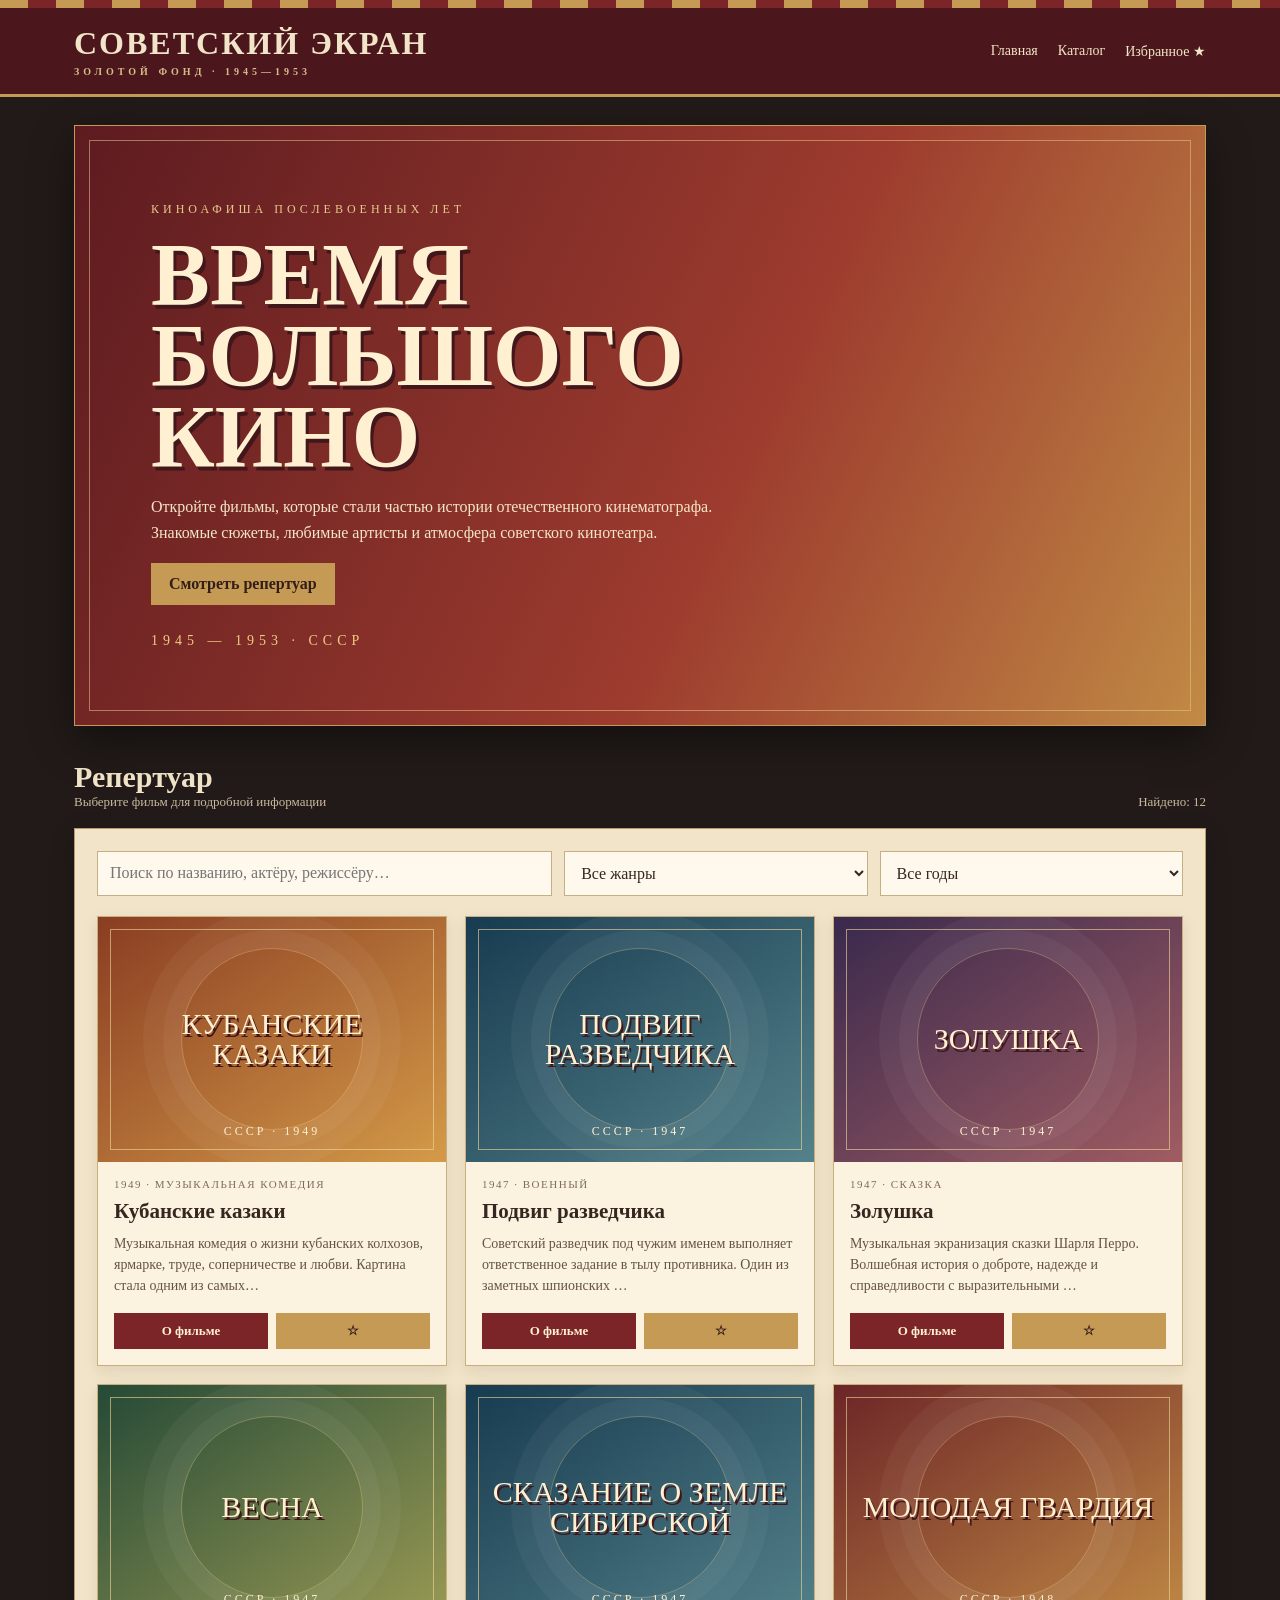
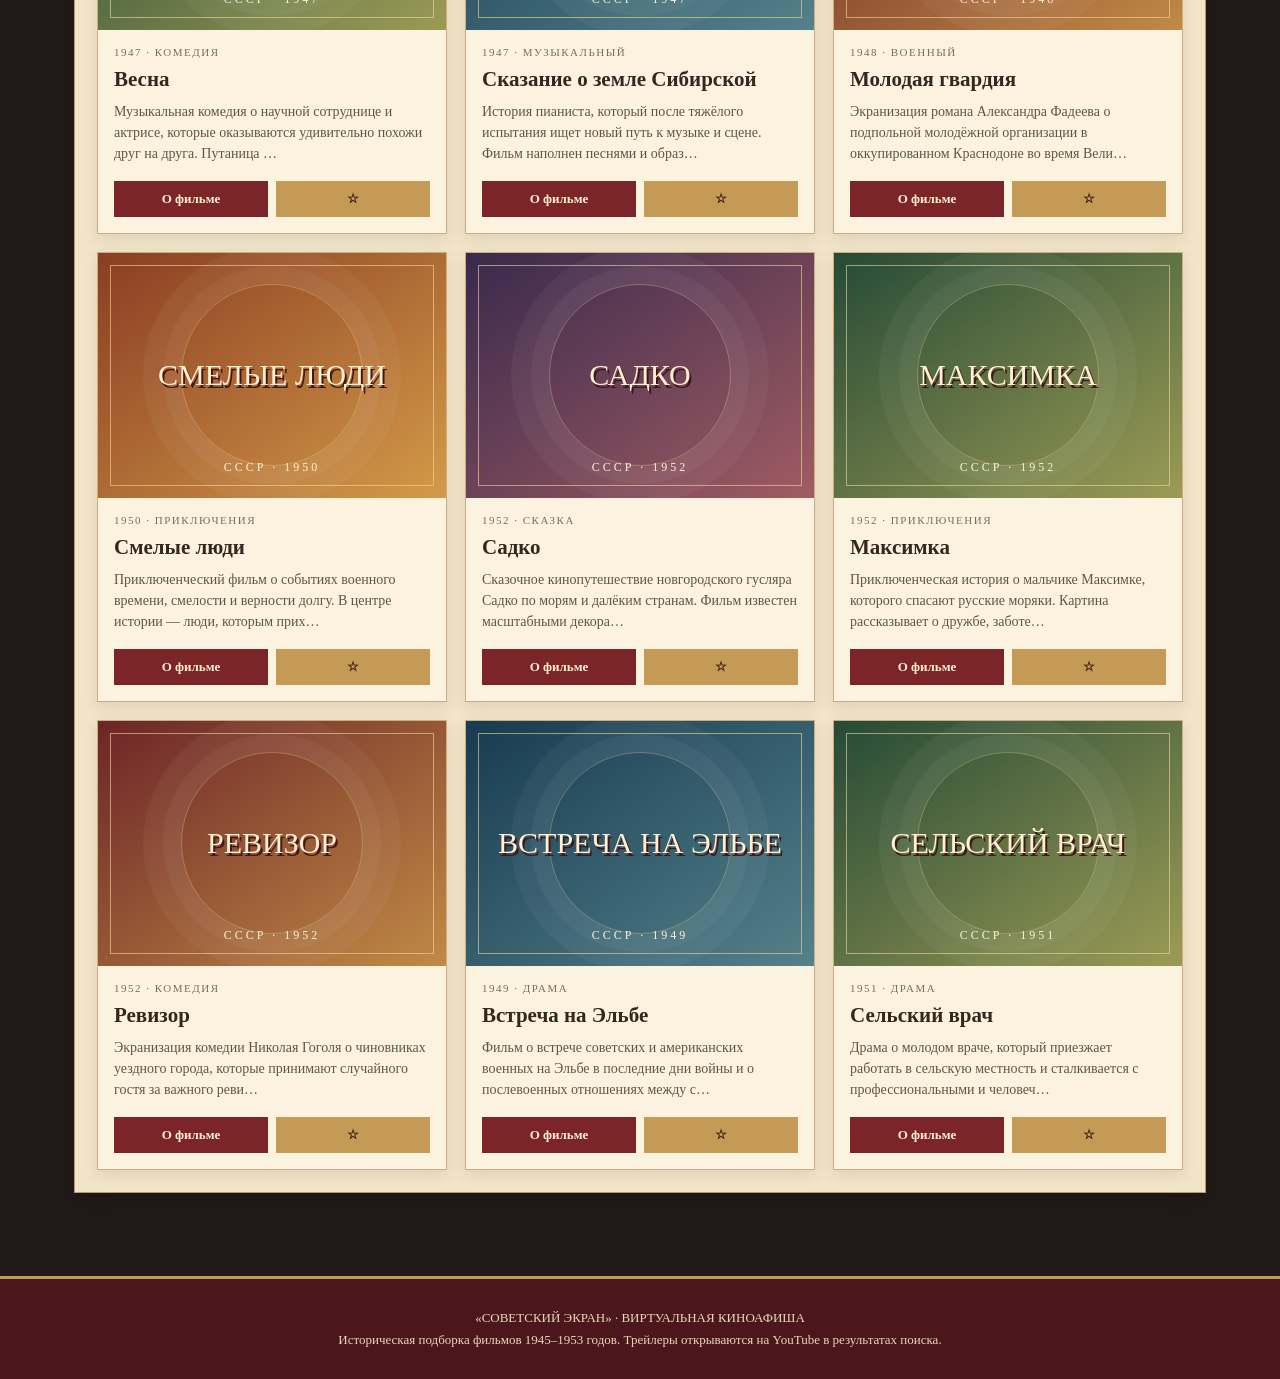
<file: index.html>
<!doctype html><html lang="ru"><head><meta charset="utf-8"><meta name="viewport" content="width=device-width,initial-scale=1"><title>Советский экран — золотой фонд кино</title><link rel="stylesheet" href="style.css"></head><body><div class="topline"></div><header><div class="nav"><a class="brand" href="index.html">Советский экран<small>Золотой фонд · 1945—1953</small></a><nav><a href="index.html">Главная</a><a href="#catalog">Каталог</a><a href="favorites.html">Избранное ★</a></nav></div></header><main class="wrap"><section class="hero"><div class="kicker">Киноафиша послевоенных лет</div><h1>Время<br>большого кино</h1><p>Откройте фильмы, которые стали частью истории отечественного кинематографа. Знакомые сюжеты, любимые артисты и атмосфера советского кинотеатра.</p><a class="btn" href="#catalog">Смотреть репертуар</a><div class="year">1945 — 1953 · СССР</div></section><div class="section-head" id="catalog"><div><h2>Репертуар</h2><p>Выберите фильм для подробной информации</p></div><p id="count"></p></div><section class="paper-panel"><div class="filters"><input id="search" placeholder="Поиск по названию, актёру, режиссёру…"><select id="genre"><option value="">Все жанры</option></select><select id="year"><option value="">Все годы</option></select></div><div class="grid" id="grid"></div></section></main><footer>«СОВЕТСКИЙ ЭКРАН» · ВИРТУАЛЬНАЯ КИНОАФИША<br>Историческая подборка фильмов 1945–1953 годов. Трейлеры открываются на YouTube в результатах поиска.</footer><script src="app.js"></script></body></html>
</file>
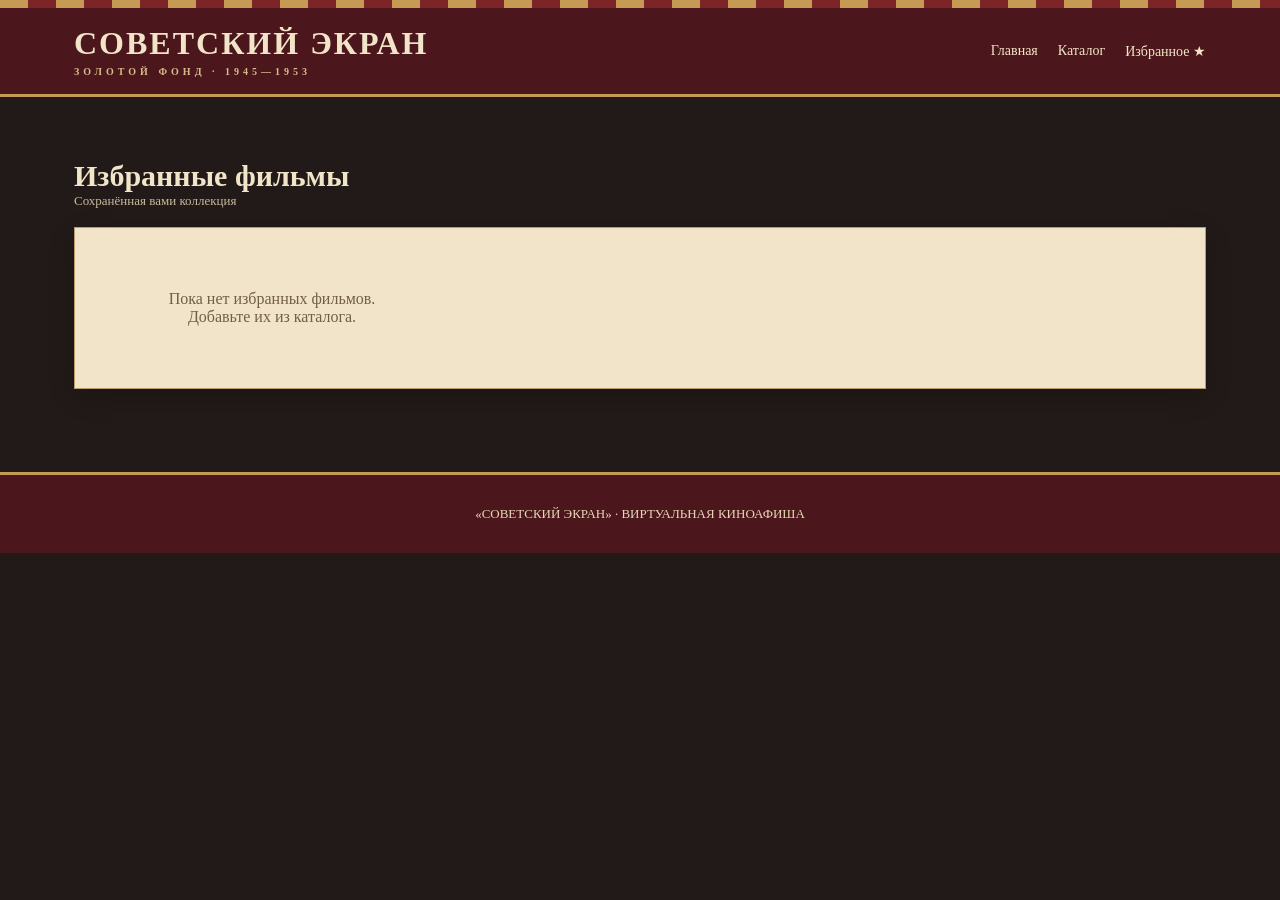
<file: favorites.html>
<!doctype html><html lang="ru"><head><meta charset="utf-8"><meta name="viewport" content="width=device-width,initial-scale=1"><title>Избранное — Советский экран</title><link rel="stylesheet" href="style.css"></head><body><div class="topline"></div><header><div class="nav"><a class="brand" href="index.html">Советский экран<small>Золотой фонд · 1945—1953</small></a><nav><a href="index.html">Главная</a><a href="index.html#catalog">Каталог</a><a href="favorites.html">Избранное ★</a></nav></div></header><main class="wrap"><div class="section-head"><div><h2>Избранные фильмы</h2><p>Сохранённая вами коллекция</p></div></div><section class="paper-panel"><div class="grid" id="favorites"></div></section></main><footer>«СОВЕТСКИЙ ЭКРАН» · ВИРТУАЛЬНАЯ КИНОАФИША</footer><script src="app.js"></script></body></html>
</file>
<file: style.css>
:root{--wine:#7b2528;--wine2:#4c171c;--gold:#c49a54;--paper:#f1e4c8;--ink:#35271f;--muted:#806c57;--cream:#fbf4e6}
*{box-sizing:border-box}body{margin:0;background:#211a18;color:var(--ink);font-family:Georgia,'Times New Roman',serif}
a{color:inherit;text-decoration:none}button,input,select{font:inherit}
.topline{height:8px;background:repeating-linear-gradient(90deg,var(--gold) 0 28px,var(--wine) 28px 56px)}
header{background:var(--wine2);color:var(--paper);border-bottom:3px solid var(--gold)}
.nav{max-width:1180px;margin:auto;padding:17px 24px;display:flex;align-items:center;justify-content:space-between;gap:20px}
.brand{font-size:clamp(22px,3vw,32px);font-weight:bold;letter-spacing:2px;text-transform:uppercase}.brand small{display:block;color:#d8bd8b;font-size:10px;letter-spacing:4px;margin-top:4px}
nav{display:flex;gap:20px;flex-wrap:wrap;font-size:14px}nav a{color:#f3e5c8}nav a:hover{color:#e4bd70}
.wrap{max-width:1180px;margin:auto;padding:28px 24px}
.hero{position:relative;overflow:hidden;background:linear-gradient(115deg,#5d1b20,#9d3b2e 58%,#c18a45);color:#fff0d2;padding:clamp(32px,7vw,76px);border:1px solid var(--gold);box-shadow:0 15px 40px #0006}
.hero:after{content:"";position:absolute;inset:14px;border:1px solid #e6c98b88;pointer-events:none}
.kicker{letter-spacing:4px;text-transform:uppercase;font-size:12px;color:#e7c88b}.hero h1{font-size:clamp(42px,8vw,88px);line-height:.92;margin:18px 0 14px;text-transform:uppercase;max-width:750px;text-shadow:3px 4px 0 #42171b}.hero p{max-width:570px;line-height:1.65;color:#f6e5c7}.hero .year{font-size:14px;letter-spacing:5px;color:#f0cc82;margin-top:28px}
.btn{display:inline-flex;align-items:center;justify-content:center;background:var(--gold);color:#321d18;padding:12px 18px;border:0;font-weight:bold;cursor:pointer;transition:.2s}.btn:hover{background:#e0bc78;transform:translateY(-2px)}.btn.outline{background:transparent;color:var(--paper);border:1px solid var(--gold)}.btn.dark{background:var(--wine);color:#fff0d2}
.section-head{display:flex;align-items:end;justify-content:space-between;gap:16px;margin:34px 0 18px;color:var(--paper)}.section-head h2{font-size:30px;margin:0}.section-head p{color:#cbb99d;margin:0;font-size:13px}
.paper-panel{background:var(--paper);padding:22px;border:1px solid #b89b6b;box-shadow:0 8px 24px #0003}
.filters{display:grid;grid-template-columns:1.5fr 1fr 1fr;gap:12px;margin-bottom:20px}
input,select{width:100%;padding:12px;background:#fff9ed;border:1px solid #c6ae87;color:var(--ink);outline-color:var(--wine)}
.grid{display:grid;grid-template-columns:repeat(3,1fr);gap:18px}
.card{background:#fbf2df;border:1px solid #c8ae81;box-shadow:0 5px 14px #38251a18;overflow:hidden;display:flex;flex-direction:column;transition:.2s}
.card:hover{transform:translateY(-4px);box-shadow:0 12px 22px #0003}
.poster{height:245px;position:relative;display:flex;align-items:center;justify-content:center;text-align:center;padding:25px;color:#fff0d0;overflow:hidden;background:linear-gradient(145deg,#6c2527,#c18a45)}
.poster:before{content:"";position:absolute;inset:12px;border:1px solid #f5d99b99}.poster:after{content:"";position:absolute;width:180px;height:180px;border:1px solid #f5d99b55;border-radius:50%;box-shadow:0 0 0 18px #ffffff0a,0 0 0 38px #ffffff0a}
.poster .poster-title{z-index:1;font-size:30px;line-height:1.02;text-transform:uppercase;text-shadow:2px 3px #42171b}.poster .poster-year{position:absolute;bottom:23px;z-index:2;font-size:12px;letter-spacing:3px}
.poster.blue{background:linear-gradient(145deg,#173b50,#54818a)}.poster.green{background:linear-gradient(145deg,#254a36,#9b9b54)}.poster.purple{background:linear-gradient(145deg,#39294d,#a05c62)}.poster.orange{background:linear-gradient(145deg,#8a3d22,#d49a48)}
.card-body{padding:16px;display:flex;flex-direction:column;gap:9px;flex:1}.meta{font-size:11px;text-transform:uppercase;letter-spacing:1.5px;color:var(--muted)}.card h3{margin:0;font-size:21px}.card p{margin:0;color:#665442;line-height:1.5;font-size:14px}.card-actions{display:flex;gap:8px;margin-top:auto;padding-top:8px}.card-actions .btn{flex:1;padding:10px 8px;font-size:13px}
footer{margin-top:55px;background:var(--wine2);color:#e8d7b7;text-align:center;padding:28px 20px;border-top:3px solid var(--gold);font-size:13px;line-height:1.7}
.detail{display:grid;grid-template-columns:minmax(230px, .8fr) 1.2fr;gap:28px;align-items:start}.detail .poster{height:440px}.detail h1{font-size:42px;color:var(--wine);margin:8px 0}.detail p{line-height:1.75;color:#574636}.facts{display:grid;grid-template-columns:repeat(2,1fr);gap:10px;margin:22px 0}.fact{background:#ead9b8;padding:12px}.fact b{display:block;color:var(--wine);font-size:11px;text-transform:uppercase;letter-spacing:1px;margin-bottom:5px}
.empty{text-align:center;padding:40px;color:#725e49}
@media(max-width:800px){.grid{grid-template-columns:repeat(2,1fr)}.filters{grid-template-columns:1fr 1fr}.filters input{grid-column:1/-1}.detail{grid-template-columns:1fr}.detail .poster{height:330px}.nav{align-items:flex-start;flex-direction:column}}
@media(max-width:520px){.grid{grid-template-columns:1fr}.wrap{padding:20px 14px}.filters{grid-template-columns:1fr}.filters input{grid-column:auto}nav{gap:13px}.poster{height:280px}}

.trailer-actions{flex-wrap:wrap}.trailer-actions .btn{flex:1 1 190px;text-align:center}
</file>
